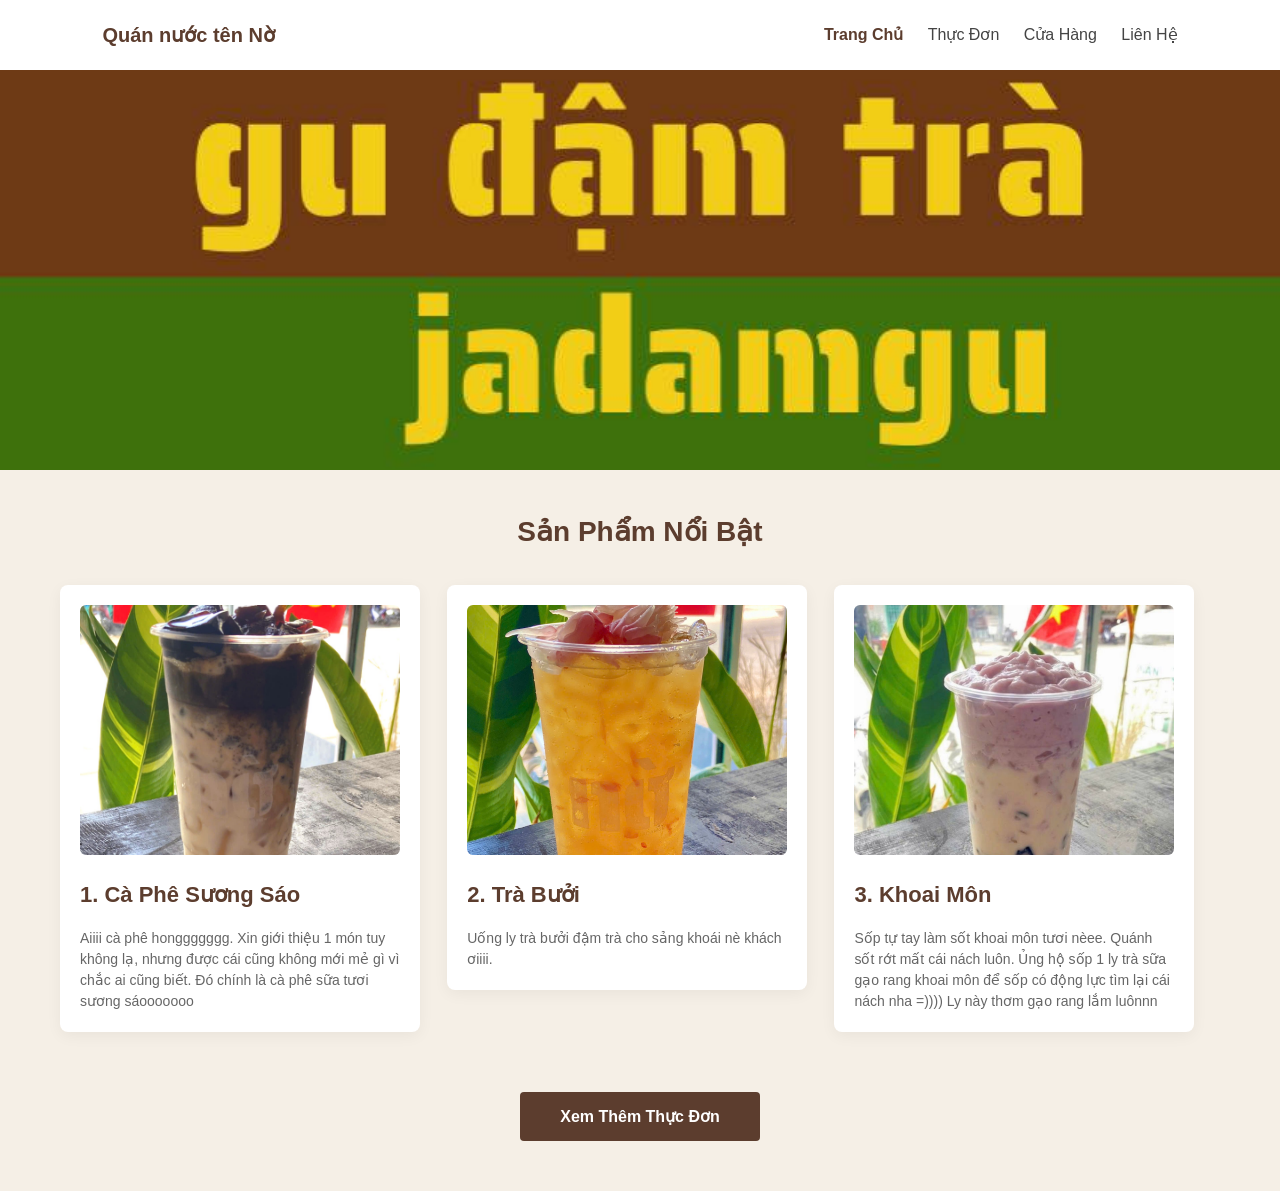
<file: index.html>
<!DOCTYPE html>
<html lang="vi">
<head>
    <meta charset="UTF-8">
    <meta name="viewport" content="width=device-width, initial-scale=1.0">
    <title>Quán nước tên Nờ</title>
    <link rel="stylesheet" href="style.css">
</head>
<body>

    <nav>
        <div class="logo">Quán nước tên Nờ</div>
        <ul class="nav-links">
            <li><a href="index.html" class="active">Trang Chủ</a></li>
            <li><a href="thucdon.html">Thực Đơn</a></li>
            <li><a href="cuahang.html">Cửa Hàng</a></li>
            <li><a href="lienhe.html">Liên Hệ</a></li>
        </ul>
    </nav>

    <div class="hero"></div>

    <div class="container">
        <h2>Sản Phẩm Nổi Bật</h2>
        
        <div class="products-grid">
            <div class="product-card">
                <img src="caphe.jpg" alt="Cà Phê Sương Sáo">
                <h3>1. Cà Phê Sương Sáo</h3>
                <p>Aiiii cà phê honggggggg. Xin giới thiệu 1 món tuy không lạ, nhưng được cái cũng không mới mẻ gì vì chắc ai cũng biết. Đó chính là cà phê sữa tươi sương sáooooooo </p>
            </div>
            
            <div class="product-card">
                <img src="buoi.jpg" alt="Trà Bưởi">
                <h3>2. Trà Bưởi</h3>
                <p>Uống ly trà bưởi đậm trà cho sảng khoái nè khách ơiiii.</p>
            </div>
            
            <div class="product-card">
                <img src="khoaimon.jpg" alt="Trà sữa khoai môn">
                <h3>3. Khoai Môn</h3>
                <p>Sốp tự tay làm sốt khoai môn tươi nèee. Quánh sốt rớt mất cái nách luôn. Ủng hộ sốp 1 ly trà sữa gạo rang khoai môn để sốp có động lực tìm lại cái nách nha =)))) Ly này thơm gạo rang lắm luônnn</p>
            </div>
        </div>
        
        <a href="thuc-don.html" class="btn-more">Xem Thêm Thực Đơn</a>
    </div>

</body>
</html>
</file>
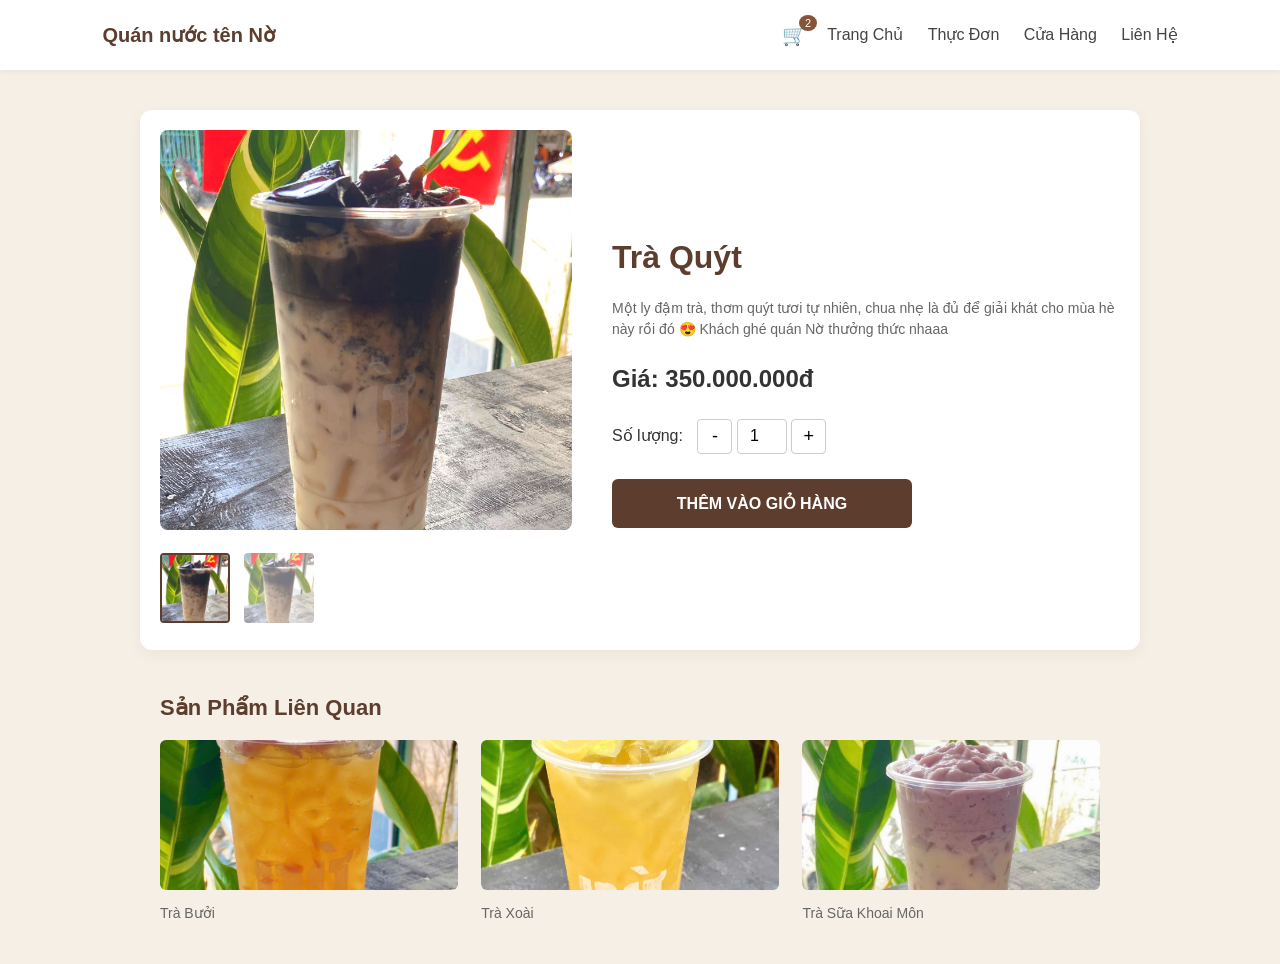
<file: chitiet.html>
<!DOCTYPE html>
<html lang="vi">
<head>
    <meta charset="UTF-8">
    <meta name="viewport" content="width=device-width, initial-scale=1.0">
    <title>Quán nước tên Nờ</title>
    <link rel="stylesheet" href="style.css">
</head>
<body>

    <nav>
        <div class="logo">Quán nước tên Nờ</div>
        <ul class="nav-links">
            <li><a href="index.html">Trang Chủ</a></li>
            <li><a href="thucdon.html">Thực Đơn</a></li>
            <li><a href="cuahang.html">Cửa Hàng</a></li>
            <li><a href="lienhe.html">Liên Hệ</a></li>
        </ul>
        <div class="cart-icon">🛒 <span class="cart-badge">2</span></div>
    </nav>

    <div class="detail-container">
        
        <div class="image-gallery">
            <img class="main-img" src="caphe.jpg" alt="Cà Phê Sương Sáo">
            <div class="thumb-images">
                <img class="active" src="caphe.jpg" alt="Ảnh nhỏ 1">
                <img src="caphe.jpg" alt="Ảnh nhỏ 2">
            </div>
        </div>

        <div class="info-section">
            <h1>Trà Quýt</h1>
            <p class="description">Một ly đậm trà, thơm quýt tươi tự nhiên, chua nhẹ là đủ để giải khát cho mùa hè này rồi đó 😍 Khách ghé quán Nờ thưởng thức nhaaa</p>
            <div class="price-detail">Giá: 350.000.000đ</div>
            
            <div class="quantity-selector">
                <label>Số lượng:</label>
                <button onclick="this.parentNode.querySelector('input').stepDown()">-</button>
                <input type="number" value="1" min="1">
                <button onclick="this.parentNode.querySelector('input').stepUp()">+</button>
            </div>

            <button class="btn-cart">Thêm Vào Giỏ Hàng</button>
        </div>
        
    </div>

    <div class="related-section">
        <h3>Sản Phẩm Liên Quan</h3>
        <div class="related-grid">
            <div class="related-card">
                <img src="buoi.jpg" alt="Cà Phê Trứng">
                <p style="margin-top:5px; font-weight:500;">Trà Bưởi</p>
            </div>
            <div class="related-card">
                <img src="xoai.jpg" alt="Trà Xoài">
                <p style="margin-top:5px; font-weight:500;">Trà Xoài</p>
            </div>
            <div class="related-card">
                <img src="khoaimon.jpg" alt="Trà Sữa Khoai Môn">
                <p style="margin-top:5px; font-weight:500;">Trà Sữa Khoai Môn</p>
            </div>
        </div>
    </div>

</body>
</html>
</file>
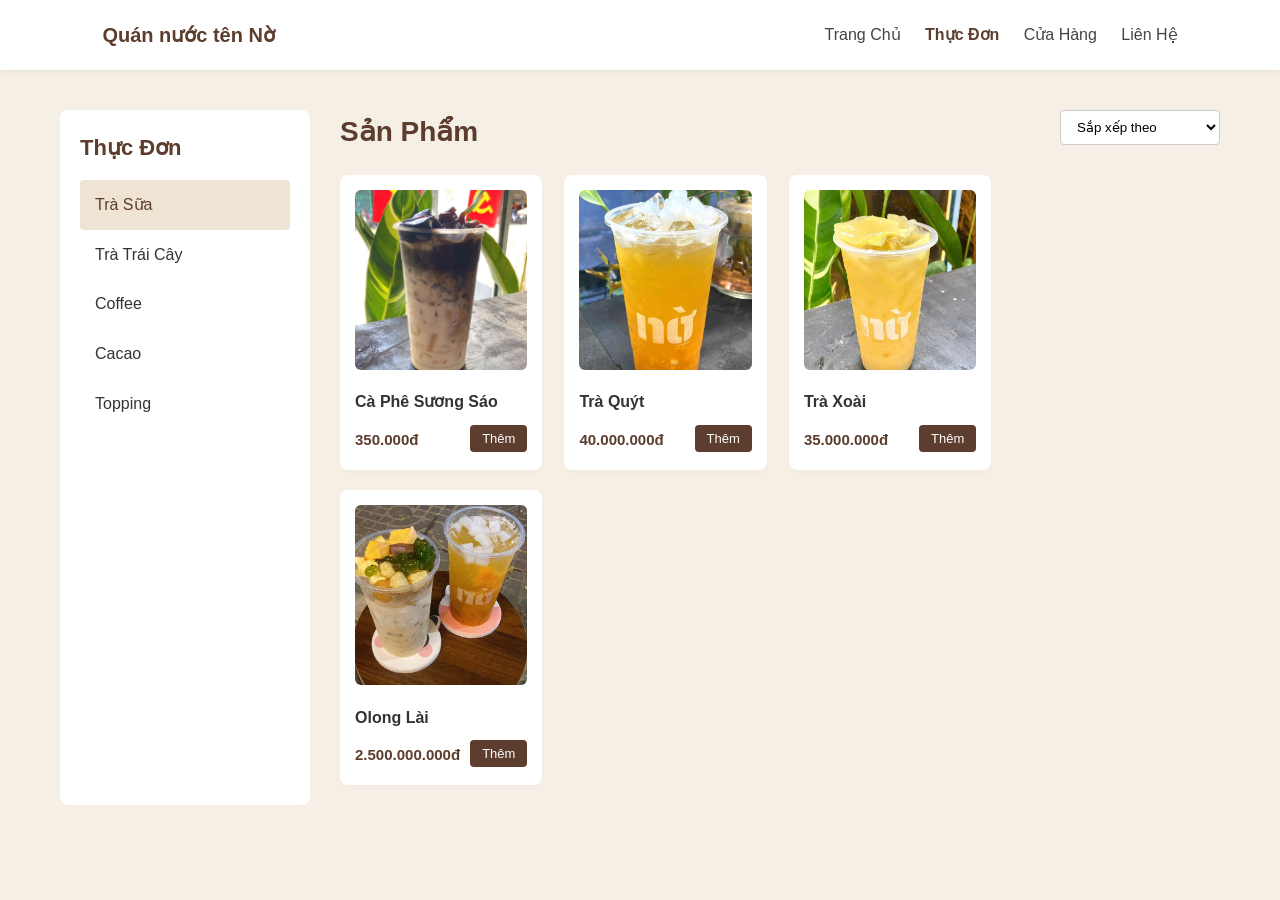
<file: thucdon.html>
<!DOCTYPE html>
<html lang="vi">
<head>
    <meta charset="UTF-8">
    <meta name="viewport" content="width=device-width, initial-scale=1.0">
    <title>Quán nước tên Nờ</title>
    <link rel="stylesheet" href="style.css">
</head>
<body>

    <nav>
        <div class="logo">Quán nước tên Nờ</div>
        <ul class="nav-links">
            <li><a href="index.html">Trang Chủ</a></li>
            <li><a href="thucdon.html" class="active">Thực Đơn</a></li>
            <li><a href="cuahang.html">Cửa Hàng</a></li>
            <li><a href="lienhe.html">Liên Hệ</a></li>
        </ul>
    </nav>

    <div class="main-content">
        
        <div class="sidebar">
            <h3>Thực Đơn</h3>
            <ul class="category-list">
                <li class="active">Trà Sữa</li>
                <li>Trà Trái Cây</li>
                <li>Coffee</li>
                <li>Cacao</li>
                <li>Topping</li>
            </ul>
        </div>

        <div class="menu-section">
            <div class="menu-header">
                <h2>Sản Phẩm</h2>
                <select>
                    <option>Sắp xếp theo</option>
                    <option>Giá: Thấp đến Cao</option>
                    <option>Giá: Cao đến Thấp</option>
                </select>
            </div>

            <div class="menu-grid">
                <div class="menu-item">
                    <img src="caphe.jpg" alt="Cà Phê Sương Sáo">
                    <h4>Cà Phê Sương Sáo</h4>
                    <div class="item-footer">
                        <span class="price">350.000đ</span>
                        <a href="chitiet.html"><button class="btn-add">Thêm</button></a>
                    </div>
                </div>
                
                <div class="menu-item">
                    <img src="quyt.jpg" alt="Trà Quýt">
                    <h4>Trà Quýt</h4>
                    <div class="item-footer">
                        <span class="price">40.000.000đ</span>
                        <button class="btn-add">Thêm</button>
                    </div>
                </div>
                
                <div class="menu-item">
                    <img src="xoai.jpg" alt="Trà Xoài">
                    <h4>Trà Xoài</h4>
                    <div class="item-footer">
                        <span class="price">35.000.000đ</span>
                        <button class="btn-add">Thêm</button>
                    </div>
                </div>
                
                <div class="menu-item">
                    <img src="olonglaiquyt.jpg" alt="olong lài + trà quýt">
                    <h4>Olong Lài</h4>
                    <div class="item-footer">
                        <span class="price">2.500.000.000đ</span>
                        <button class="btn-add">Thêm</button>
                    </div>
                </div>
            </div>
        </div>
        
    </div>

</body>
</html>
</file>
<file: style.css>
:root {
    --bg-primary: #f5efe6;      /* Màu nền chính toàn trang */
    --bg-white: #ffffff;        /* Màu nền các khối, card */
    --color-primary: #5c3d2e;   /* Màu nâu đậm (Tiêu đề, nút chính) */
    --color-secondary: #865439; /* Màu nâu nhạt khi hover */
    --color-text: #333333;      /* Màu chữ chính */
    --color-muted: #666666;     /* Màu chữ phụ, mô tả */
    --bg-active: #efe3d3;       /* Màu nền khi hover danh mục */
    --border-color: #cccccc;    /* Màu viền nhẹ */
}

* {
    box-sizing: border-box;
    margin: 0;
    padding: 0;
    font-family: 'Segoe UI', Tahoma, Geneva, Verdana, sans-serif;
}

body {
    background-color: var(--bg-primary);
    color: var(--color-text);
    line-height: 1.6;
}

/* --- 2. Thanh điều hướng (Navbar) --- */
nav {
    display: table;
    width: 100%;
    background: var(--bg-white);
    padding: 20px 8%;
    box-shadow: 0 2px 5px rgba(0,0,0,0.05);
}

.logo {
    float: left;
    font-weight: bold;
    color: var(--color-primary);
    font-size: 20px;
    line-height: 30px;
}

.nav-links {
    float: right;
    list-style: none;
    display: block;
}

.nav-links li {
    display: inline-block;
    margin-left: 20px;
    line-height: 30px;
}

.nav-links a {
    text-decoration: none;
    color: #444444;
    font-weight: 500;
    transition: 0.2s;
}

.nav-links a.active, 
.nav-links a:hover {
    color: var(--color-primary);
    font-weight: bold;
}

.cart-icon {
    float: right;
    margin-left: 30px;
    font-size: 20px;
    cursor: pointer;
    position: relative;
    line-height: 30px;
}

.cart-badge {
    position: absolute;
    top: -5px;
    right: -10px;
    background-color: var(--color-secondary);
    color: white;
    border-radius: 50%;
    padding: 2px 6px;
    font-size: 11px;
    line-height: 12px;
}

/* Clearfix cho nav */
nav::after {
    content: "";
    clear: both;
    display: table;
}

/* --- 3. Banner trang chủ (Hero) --- */
.hero {
    background: url('bìa.jpg') no-repeat center center;
    background-size: cover;
    height: 400px;
    margin-bottom: 40px;
}

/* --- 4. Bố cục chung & Tiêu đề --- */
.container {
    max-width: 1200px;
    margin: 0 auto;
    padding: 0 20px;
    text-align: center;
}

h1 {
    color: var(--color-primary);
    font-size: 32px;
    margin-bottom: 15px;
}

h2 {
    color: var(--color-primary);
    margin-bottom: 30px;
    font-size: 28px;
}

h3 {
    color: var(--color-primary);
    margin-bottom: 15px;
    font-size: 22px;
}

h4 {
    font-size: 16px;
    margin-bottom: 8px;
    text-align: left;
}

p {
    font-size: 14px;
    color: var(--color-muted);
    line-height: 1.5;
}

/* --- 5. Nút bấm (Buttons) --- */
.btn-more {
    display: inline-block;
    background: var(--color-primary);
    color: #ffffff;
    padding: 12px 40px;
    border-radius: 4px;
    text-decoration: none;
    font-weight: bold;
    margin-bottom: 50px;
    transition: 0.3s;
}

.btn-more:hover {
    background: var(--color-secondary);
}

.btn-add {
    background: var(--color-primary);
    color: #ffffff;
    border: none;
    padding: 6px 12px;
    border-radius: 4px;
    cursor: pointer;
    font-size: 13px;
    transition: 0.2s;
}

.btn-add:hover {
    background: var(--color-secondary);
}

.btn-cart {
    background: var(--color-primary);
    color: #ffffff;
    border: none;
    padding: 15px 30px;
    font-size: 16px;
    font-weight: bold;
    border-radius: 6px;
    cursor: pointer;
    text-transform: uppercase;
    width: 100%;
    max-width: 300px;
    transition: 0.2s;
}

.btn-cart:hover {
    background: var(--color-secondary);
}

/* --- 6. Trang chủ: Danh sách sản phẩm nổi bật --- */
.products-grid {
    display: block;
    text-align: left;
    margin-bottom: 40px;
}

.product-card {
    display: inline-block;
    width: 31%;
    margin-right: 2%;
    background: var(--bg-white);
    padding: 20px;
    border-radius: 8px;
    box-shadow: 0 4px 15px rgba(0,0,0,0.05);
    vertical-align: top;
    margin-bottom: 20px;
}

.product-card:last-child {
    margin-right: 0;
}

.product-card img {
    width: 100%;
    height: 250px;
    object-fit: cover;
    border-radius: 6px;
    margin-bottom: 15px;
}

/* --- 7. Trang Thực Đơn: Cấu trúc Sidebar & Grid --- */
.main-content {
    max-width: 1200px;
    margin: 40px auto;
    padding: 0 20px;
    display: table;
    width: 100%;
}

.sidebar {
    display: table-cell;
    width: 250px;
    background: var(--bg-white);
    padding: 20px;
    border-radius: 8px;
    vertical-align: top;
}

.category-list {
    list-style: none;
}

.category-list li {
    padding: 12px 15px;
    cursor: pointer;
    border-radius: 4px;
    transition: 0.2s;
    font-weight: 500;
}

.category-list li.active, 
.category-list li:hover {
    background: var(--bg-active);
    color: var(--color-primary);
}

.menu-section {
    display: table-cell;
    padding-left: 30px;
    vertical-align: top;
}

.menu-header {
    display: block;
    margin-bottom: 20px;
}

.menu-header h2 {
    float: left;
    margin-bottom: 0;
}

.menu-header select {
    float: right;
    padding: 8px 12px;
    border: 1px solid var(--border-color);
    border-radius: 4px;
    outline: none;
    background: var(--bg-white);
}

.menu-header::after {
    content: "";
    clear: both;
    display: table;
}

.menu-grid {
    display: block;
    text-align: left;
}

.menu-item {
    display: inline-block;
    width: 23%;
    margin-right: 2%;
    background: var(--bg-white);
    padding: 15px;
    border-radius: 8px;
    box-shadow: 0 4px 10px rgba(0,0,0,0.02);
    margin-bottom: 20px;
    vertical-align: top;
}

.menu-item img {
    width: 100%;
    height: 180px;
    object-fit: cover;
    border-radius: 6px;
    margin-bottom: 12px;
}

.item-footer {
    display: block;
    margin-top: 10px;
    line-height: 30px;
}

.price {
    float: left;
    color: var(--color-primary);
    font-weight: bold;
    font-size: 15px;
}

.item-footer .btn-add,
.item-footer a {
    float: right;
}

.item-footer::after {
    content: "";
    clear: both;
    display: table;
}

/* --- 8. Trang Chi Tiết: Thông tin sản phẩm --- */
.detail-container {
    max-width: 1000px;
    margin: 40px auto;
    padding: 20px;
    background: var(--bg-white);
    border-radius: 12px;
    display: table;
    width: 100%;
    box-shadow: 0 4px 15px rgba(0,0,0,0.05);
}

.image-gallery {
    display: table-cell;
    width: 45%;
    vertical-align: top;
    padding-right: 20px;
}

.main-img {
    width: 100%;
    height: 400px;
    object-fit: cover;
    border-radius: 8px;
    margin-bottom: 15px;
}

.thumb-images {
    display: block;
}

.thumb-images img {
    display: inline-block;
    width: 70px;
    height: 70px;
    object-fit: cover;
    border-radius: 4px;
    cursor: pointer;
    opacity: 0.6;
    margin-right: 10px;
}

.thumb-images img.active, 
.thumb-images img:hover {
    opacity: 1;
    border: 2px solid var(--color-primary);
}

.info-section {
    display: table-cell;
    width: 55%;
    vertical-align: middle;
    padding-left: 20px;
}

.description {
    margin-bottom: 20px;
}

.price-detail {
    font-size: 24px;
    font-weight: bold;
    color: var(--color-text);
    margin-bottom: 20px;
}

.quantity-selector {
    display: block;
    margin-bottom: 25px;
}

.quantity-selector label {
    margin-right: 10px;
}

.quantity-selector button {
    width: 35px;
    height: 35px;
    border: 1px solid var(--border-color);
    background: var(--bg-white);
    font-size: 18px;
    cursor: pointer;
    border-radius: 4px;
    vertical-align: middle;
}

.quantity-selector input {
    width: 50px;
    height: 35px;
    text-align: center;
    border: 1px solid var(--border-color);
    border-radius: 4px;
    font-size: 16px;
    vertical-align: middle;
}

/* Sản phẩm liên quan */
.related-section {
    max-width: 1000px;
    margin: 40px auto;
    padding: 0 20px;
}

.related-grid {
    display: block;
    text-align: left;
}

.related-card {
    display: inline-block;
    width: 31%;
    margin-right: 2%;
    vertical-align: top;
}

.related-card:last-child {
    margin-right: 0;
}

.related-card img {
    width: 100%;
    height: 150px;
    object-fit: cover;
    border-radius: 6px;
}

/* --- 9. Hỗ trợ hiển thị trên thiết bị di động (Responsive) --- */
@media (max-width: 768px) {
    nav {
        padding: 15px 4%;
    }
    .logo, .nav-links, .cart-icon {
        float: none;
        display: block;
        text-align: center;
        margin: 10px 0;
    }
    .nav-links li {
        margin: 0 10px;
    }
    
    .product-card, .menu-item, .related-card {
        width: 100% !important;
        margin-right: 0 !important;
        margin-bottom: 20px;
    }
    
    .sidebar, .menu-section, .image-gallery, .info-section {
        display: block !important;
        width: 100% !important;
        padding-left: 0 !important;
        padding-right: 0 !important;
    }
    
    .menu-header h2, .menu-header select {
        float: none;
        display: block;
        text-align: center;
        margin: 10px auto;
    }
    
    .detail-container {
        display: block;
    }
}
</file>
